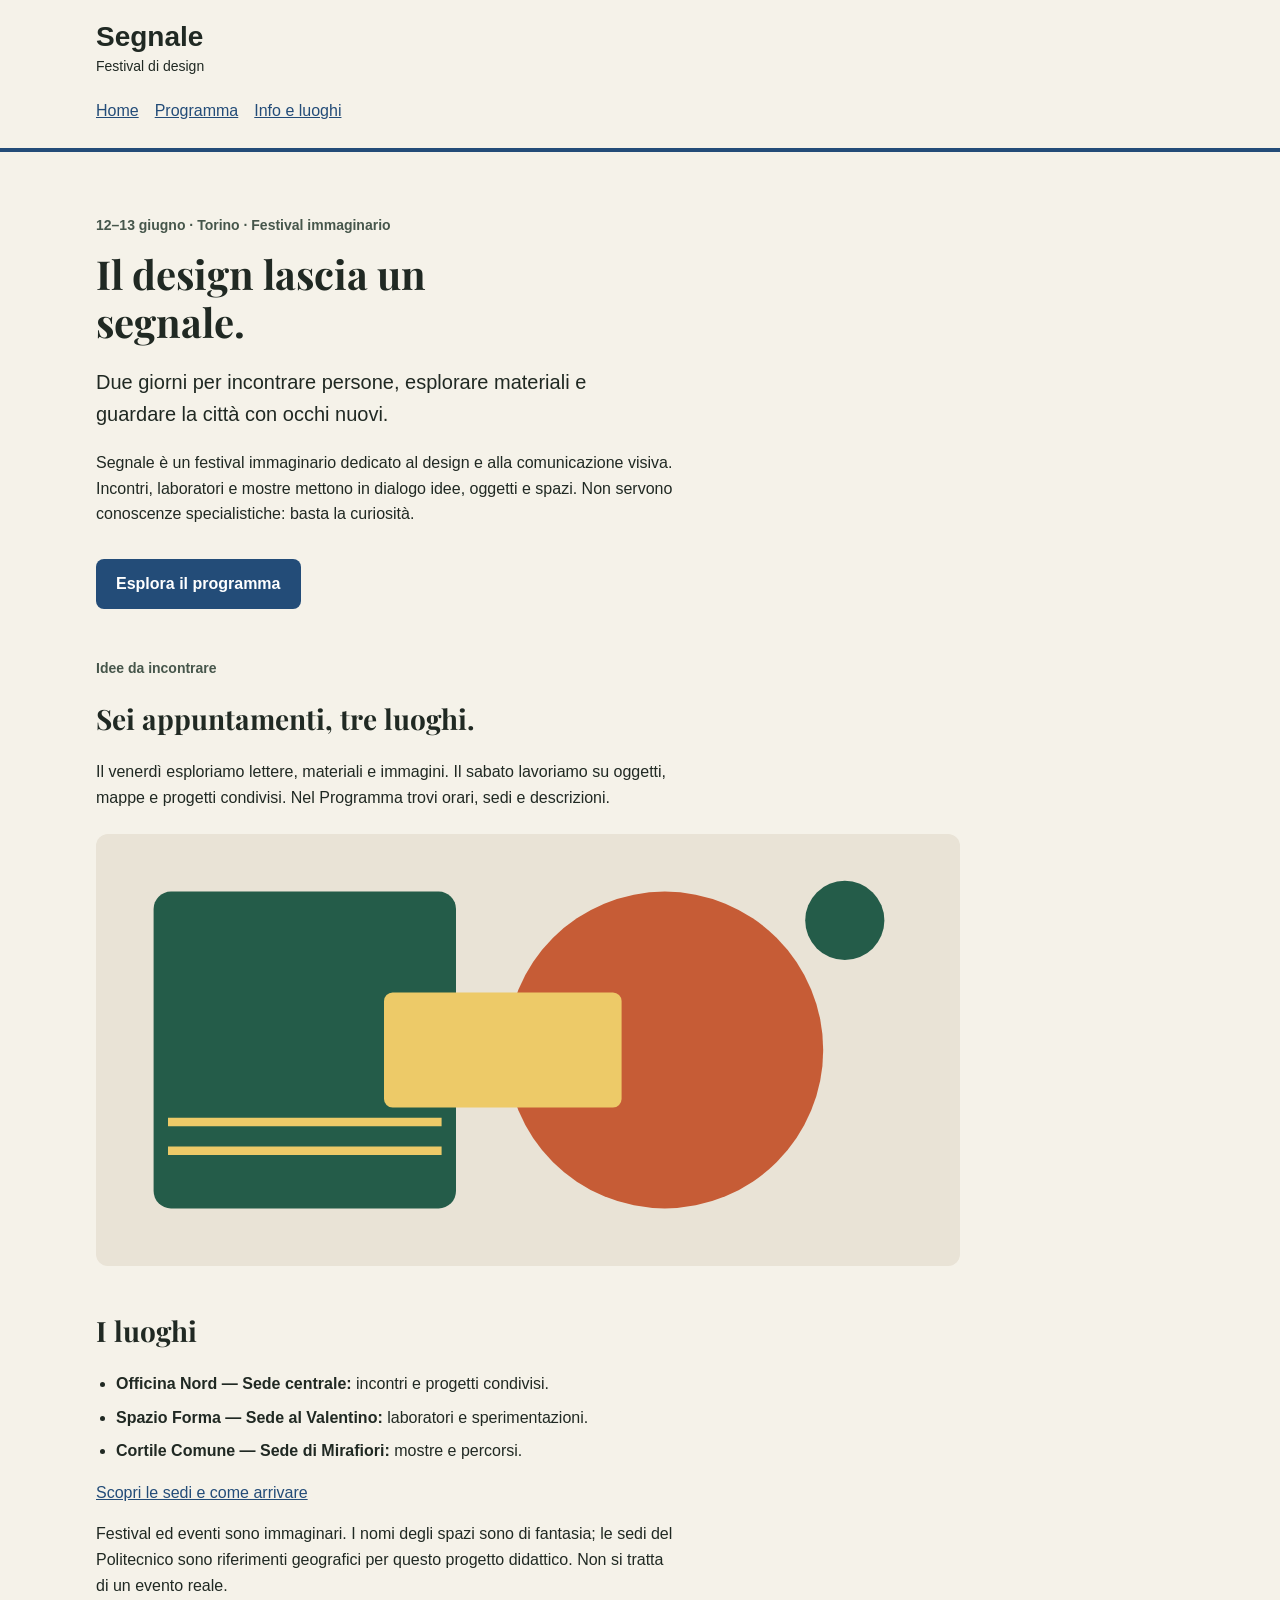
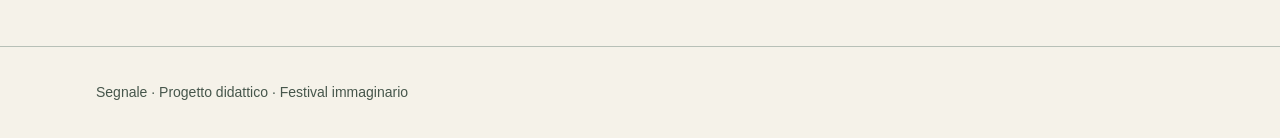
<file: index.html>
<!doctype html>
<html lang="it">
<head>
  <meta charset="utf-8">
  <meta name="viewport" content="width=device-width, initial-scale=1">
  <title>Segnale — Festival di design</title>
  <link rel="preconnect" href="https://fonts.googleapis.com">
<link rel="preconnect" href="https://fonts.gstatic.com" crossorigin>
<link href="https://fonts.googleapis.com/css2?family=Playfair+Display:wght@400;700&display=swap" rel="stylesheet">
  <link rel="stylesheet" href="style.css">
</head>
<body>
  <a class="skip-link" href="#contenuto">Vai al contenuto</a>
  <header class="site-header">
    <div class="container">
      <a class="brand" href="index.html">Segnale<span>Festival di design</span></a>
      <nav>
        <a href="index.html">Home</a>
        <a href="programma.html">Programma</a>
        <a href="info.html">Info e luoghi</a>
      </nav>
    </div>
  </header>

  <main id="contenuto" class="container">
    <section class="intro">
      <p class="eyebrow">12–13 giugno · Torino · Festival immaginario</p>
      <h1 id="titolo-home">Il design lascia un segnale.</h1>
      <p class="lead">Due giorni per incontrare persone, esplorare materiali e guardare la città con occhi nuovi.</p>
      <p class="reading-text">Segnale è un festival immaginario dedicato al design e alla comunicazione visiva. Incontri, laboratori e mostre mettono in dialogo idee, oggetti e spazi. Non servono conoscenze specialistiche: basta la curiosità.</p>
      <a class="button-link" href="programma.html">Esplora il programma</a>
    </section>

    <section class="content-section">
      <p class="eyebrow">Idee da incontrare</p>
      <h2 id="titolo-festival">Sei appuntamenti, tre luoghi.</h2>
      <p class="reading-text">Il venerdì esploriamo lettere, materiali e immagini. Il sabato lavoriamo su oggetti, mappe e progetti condivisi. Nel Programma trovi orari, sedi e descrizioni.</p>
      <img class="festival-image" src="assets/festival.svg" alt="Composizione geometrica di cerchi e rettangoli nei colori del festival" width="1200" height="600">
    </section>

    <section class="content-section">
      <h2 id="titolo-luoghi">I luoghi</h2>
      <ul class="venues">
        <li><strong>Officina Nord — Sede centrale:</strong> incontri e progetti condivisi.</li>
        <li><strong>Spazio Forma — Sede al Valentino:</strong> laboratori e sperimentazioni.</li>
        <li><strong>Cortile Comune — Sede di Mirafiori:</strong> mostre e percorsi.</li>
      </ul>
      <p><a href="info.html">Scopri le sedi e come arrivare</a></p>
      <p class="reading-text">Festival ed eventi sono immaginari. I nomi degli spazi sono di fantasia; le sedi del Politecnico sono riferimenti geografici per questo progetto didattico. Non si tratta di un evento reale.</p>
    </section>
  </main>

  <footer class="site-footer"><div class="container"><p>Segnale · Progetto didattico · Festival immaginario</p></div></footer>
</body>
</html>
</file>
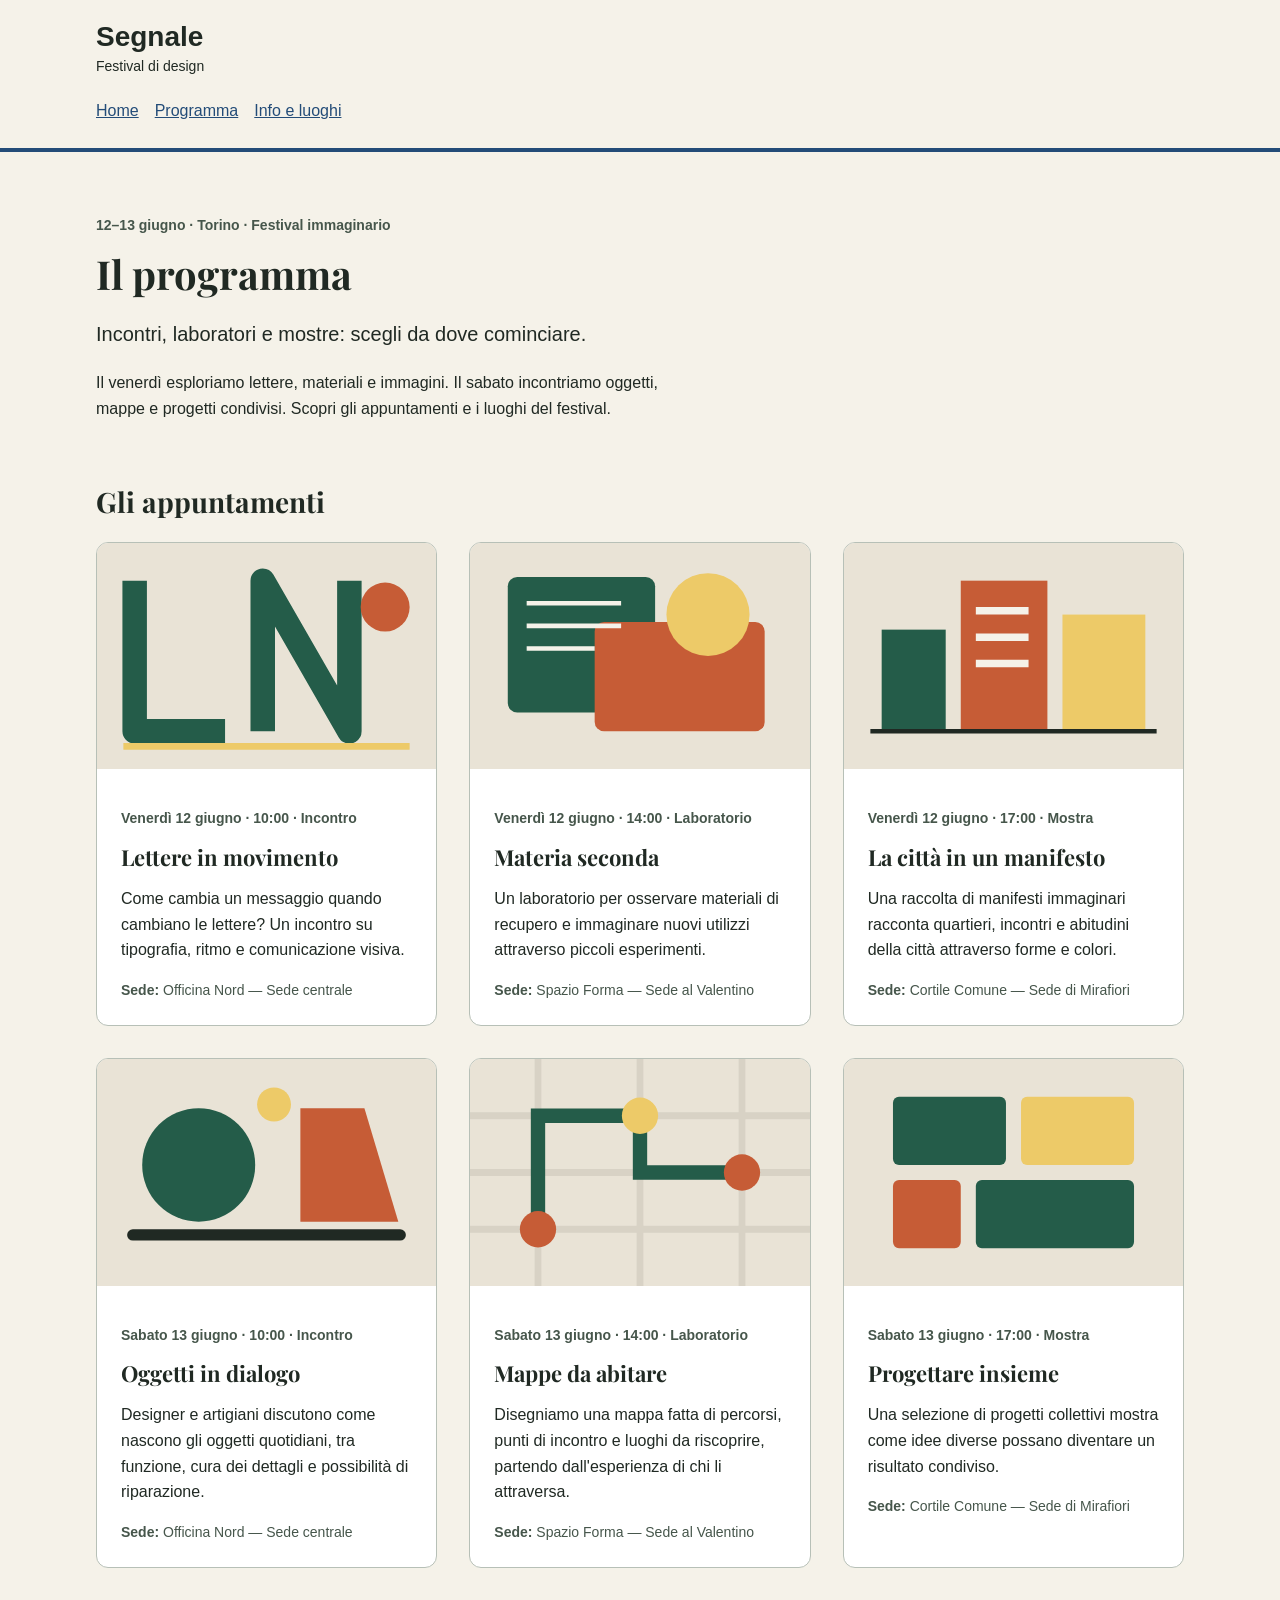
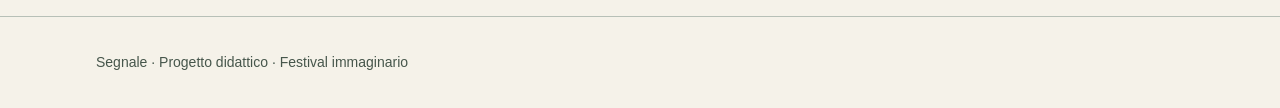
<file: programma.html>
<!doctype html>
<html lang="it">
<head>
  <meta charset="utf-8">
  <meta name="viewport" content="width=device-width, initial-scale=1">
  <title>Programma — Segnale</title>
  <link rel="preconnect" href="https://fonts.googleapis.com">
<link rel="preconnect" href="https://fonts.gstatic.com" crossorigin>
<link href="https://fonts.googleapis.com/css2?family=Playfair+Display:wght@400;700&display=swap" rel="stylesheet">
  <link rel="stylesheet" href="style.css">
</head>
<body>
  <a class="skip-link" href="#contenuto">Vai al contenuto</a>
  <header class="site-header">
    <div class="container">
      <a class="brand" href="index.html">Segnale<span>Festival di design</span></a>
      <nav>
        <a href="index.html">Home</a>
        <a href="programma.html">Programma</a>
        <a href="info.html">Info e luoghi</a>
      </nav>
    </div>
  </header>

  <main id="contenuto" class="container">
    <section class="intro">
      <p class="eyebrow">12–13 giugno · Torino · Festival immaginario</p>
      <h1 id="titolo-programma">Il programma</h1>
      <p class="lead">Incontri, laboratori e mostre: scegli da dove cominciare.</p>
      <p class="reading-text">Il venerdì esploriamo lettere, materiali e immagini. Il sabato incontriamo oggetti, mappe e progetti condivisi. Scopri gli appuntamenti e i luoghi del festival.</p>
    </section>

    <section class="content-section">
      <h2 id="titolo-eventi">Gli appuntamenti</h2>
      <div class="event-grid">
        <article class="event-card">
          <img src="assets/lettere-in-movimento.svg" alt="Lettere geometriche disposte su una griglia" width="900" height="600">
          <div class="event-body">
            <p class="event-meta">Venerdì 12 giugno · 10:00 · Incontro</p>
            <h3>Lettere in movimento</h3>
            <p>Come cambia un messaggio quando cambiano le lettere? Un incontro su tipografia, ritmo e comunicazione visiva.</p>
            <p class="event-place"><strong>Sede:</strong> Officina Nord — Sede centrale</p>
          </div>
        </article>
        <article class="event-card">
          <img src="assets/materia-seconda.svg" alt="Forme sovrapposte che richiamano campioni di materiali" width="900" height="600">
          <div class="event-body">
            <p class="event-meta">Venerdì 12 giugno · 14:00 · Laboratorio</p>
            <h3>Materia seconda</h3>
            <p>Un laboratorio per osservare materiali di recupero e immaginare nuovi utilizzi attraverso piccoli esperimenti.</p>
            <p class="event-place"><strong>Sede:</strong> Spazio Forma — Sede al Valentino</p>
          </div>
        </article>
        <article class="event-card">
          <img src="assets/citta-manifesto.svg" alt="Rettangoli colorati compongono una città astratta." width="900" height="600">
          <div class="event-body">
            <p class="event-meta">Venerdì 12 giugno · 17:00 · Mostra</p>
            <h3>La città in un manifesto</h3>
            <p>Una raccolta di manifesti immaginari racconta quartieri, incontri e abitudini della città attraverso forme e colori.</p>
            <p class="event-place"><strong>Sede:</strong> Cortile Comune — Sede di Mirafiori</p>
          </div>
        </article>
        <article class="event-card">
          <img src="assets/oggetti-dialogo.svg" alt="Due forme geometriche si fronteggiano sopra una linea comune." width="900" height="600">
          <div class="event-body">
            <p class="event-meta">Sabato 13 giugno · 10:00 · Incontro</p>
            <h3>Oggetti in dialogo</h3>
            <p>Designer e artigiani discutono come nascono gli oggetti quotidiani, tra funzione, cura dei dettagli e possibilità di riparazione.</p>
            <p class="event-place"><strong>Sede:</strong> Officina Nord — Sede centrale</p>
          </div>
        </article>
        <article class="event-card">
          <img src="assets/mappe-abitare.svg" alt="Un percorso collega tre punti su una mappa geometrica." width="900" height="600">
          <div class="event-body">
            <p class="event-meta">Sabato 13 giugno · 14:00 · Laboratorio</p>
            <h3>Mappe da abitare</h3>
            <p>Disegniamo una mappa fatta di percorsi, punti di incontro e luoghi da riscoprire, partendo dall'esperienza di chi li attraversa.</p>
            <p class="event-place"><strong>Sede:</strong> Spazio Forma — Sede al Valentino</p>
          </div>
        </article>
        <article class="event-card">
          <img src="assets/progettare-insieme.svg" alt="Moduli di colori diversi si incastrano in una composizione comune." width="900" height="600">
          <div class="event-body">
            <p class="event-meta">Sabato 13 giugno · 17:00 · Mostra</p>
            <h3>Progettare insieme</h3>
            <p>Una selezione di progetti collettivi mostra come idee diverse possano diventare un risultato condiviso.</p>
            <p class="event-place"><strong>Sede:</strong> Cortile Comune — Sede di Mirafiori</p>
          </div>
        </article>
      </div>
    </section>
  </main>

  <footer class="site-footer"><div class="container"><p>Segnale · Progetto didattico · Festival immaginario</p></div></footer>
</body>
</html>
</file>
<file: style.css>
/* Segnale: esempio completo della consegna su Home e Programma. */

/* Valori condivisi: le regole interessate li richiamano con var(). */
:root {
  --colore-primario: #234c78;
  --colore-primario-scuro: #163454;
  --colore-sfondo: #f5f2e9;
  --colore-testo: #202923;
  --font-testo: Arial, Helvetica, sans-serif;
  --font-titoli: "Playfair Display", Georgia, "Times New Roman", serif;
}

* {
  box-sizing: border-box;
}

body {
  margin: 0;
  background: var(--colore-sfondo);
  color: var(--colore-testo);
  font-family: var(--font-testo);
  font-size: 1rem;
  line-height: 1.6;
}

a {
  color: var(--colore-primario);
}

a:hover {
  text-decoration: underline;
}

a:focus {
  outline: 3px solid var(--colore-testo);
}

.container {
  width: 92%;
  max-width: 68rem;
  margin: 0 auto;
}

.site-header {
  position: sticky;
  top: 0;
  z-index: 100;
  padding: 1.25rem 0;
  border-bottom: 4px solid var(--colore-primario);
  background: var(--colore-sfondo);
}

.brand {
  display: inline-block;
  color: var(--colore-testo);
  font-size: 1.75rem;
  font-weight: bold;
  line-height: 1.2;
  text-decoration: none;
}

.brand span {
  display: block;
  margin-top: 0.25rem;
  font-size: 0.875rem;
  font-weight: normal;
}

nav {
  display: flex;
  flex-direction: column;
  align-items: flex-start;
  gap: 0.5rem;
  margin-top: 1rem;
}

@media (min-width: 600px) {
  nav {
    flex-direction: row;
    align-items: center;
    gap: 1rem;
  }
}

nav a {
  display: inline-block;
  padding: 0.25rem 0;
}


.intro {
  padding: 3rem 0 1rem;
}

.eyebrow,
.event-meta {
  color: #46564b;
  font-size: 0.875rem;
  font-weight: bold;
}

h1,
h2,
h3 {
  font-family: var(--font-titoli);
  line-height: 1.2;
}

h1 {
  max-width: 18ch;
  margin: 0.75rem 0 1.25rem;
  font-size: 2.5rem;
}

h2 {
  font-size: 1.75rem;
}

h3 {
  margin: 0.5rem 0 0.75rem;
  font-size: 1.375rem;
}

.lead {
  max-width: 48ch;
  font-size: 1.25rem;
}

.reading-text {
  max-width: 65ch;
}

.button-link {
  display: inline-block;
  margin-top: 1rem;
  padding: 0.75rem 1.25rem;
  border-radius: 0.5rem;
  background: var(--colore-primario);
  color: #ffffff;
  font-weight: bold;
  text-decoration: none;
}

.button-link:hover {
  background: var(--colore-primario-scuro);
}

.content-section {
  margin: 2rem 0 3rem;
}

.festival-image {
  display: block;
  width: 100%;
  max-width: 54rem;
  height: auto;
  margin-top: 1.5rem;
  border-radius: 0.75rem;
}

.venues {
  padding-left: 1.25rem;
}

.venues li {
  margin-bottom: 0.5rem;
}

/* Disposizione di base: una colonna. */
.event-grid {
  display: grid;
  grid-template-columns: 1fr;
  gap: 2rem;
}

.event-card {
  overflow: hidden;
  border: 1px solid #b7c0b7;
  border-radius: 0.75rem;
  background: #ffffff;
}

.event-card img {
  display: block;
  width: 100%;
  height: auto;
}

.event-body {
  padding: 1.5rem;
}

.event-place {
  margin-bottom: 0;
  color: #46564b;
  font-size: 0.875rem;
}

.site-footer {
  padding: 1.25rem 0;
  border-top: 1px solid #b7c0b7;
  color: #46564b;
  font-size: 0.875rem;
}

.skip-link {
  position: absolute;
  top: -6rem;
  left: 1rem;
  padding: 0.75rem 1rem;
  background: #ffffff;
  color: var(--colore-testo);
}

.skip-link:focus {
  top: 1rem;
}

/* Da 600 px: due colonne. */
@media (min-width: 600px) {
  .event-grid {
    grid-template-columns: repeat(2, 1fr);
  }
}

/* Da 1024 px: tre colonne. Questa regola segue quella da 600 px. */
@media (min-width: 1024px) {
  .event-grid {
    grid-template-columns: repeat(3, 1fr);
  }
}

/* Info e luoghi: componenti aggiunti al sito esistente. */
button {
  padding: 0.65rem 0.5rem;
  border: 2px solid var(--colore-primario);
  border-radius: 0.5rem;
  background: var(--colore-primario);
  color: #ffffff;
  font-family: var(--font-testo);
  font-size: 1rem;
  font-weight: bold;
  cursor: pointer;
}

button:hover {
  background: var(--colore-primario-scuro);
}

button:focus {
  outline: 3px solid var(--colore-testo);
}

.venue-gallery {
  max-width: 54rem;
}

.venue-swiper {
  width: 100%;
}

.venue-slide {
  margin: 0;
  overflow: hidden;
  border: 1px solid #b7c0b7;
  border-radius: 0.75rem;
  background: #ffffff;
}

.venue-slide img {
  display: block;
  width: 100%;
  height: auto;
}

.venue-slide figcaption {
  padding: 1.25rem;
}

.gallery-controls {
  display: grid;
  grid-template-columns: repeat(2, 1fr);
  gap: 0.75rem;
  margin-top: 1rem;
}

.gallery-count {
  margin: 0.75rem 0 0;
  text-align: center;
}

@media (max-width: 319px) {
  .gallery-label {
    font-size: 0;
  }
}

.map-container {
  margin: 1.5rem 0;
  overflow: hidden;
  border: 1px solid #b7c0b7;
  border-radius: 0.75rem;
  background: #ffffff;
}

.map-container iframe {
  display: block;
  width: 100%;
  height: 28rem;
  border: 0;
}

.venue-addresses {
  display: grid;
  grid-template-columns: 1fr;
  gap: 1.5rem;
}

.venue-address {
  padding: 1.25rem;
  border: 1px solid #b7c0b7;
  border-radius: 0.75rem;
}

.teaching-note {
  margin-top: 2rem;
}

@media (min-width: 768px) {
  .venue-addresses {
    grid-template-columns: repeat(3, 1fr);
  }
}
</file>
